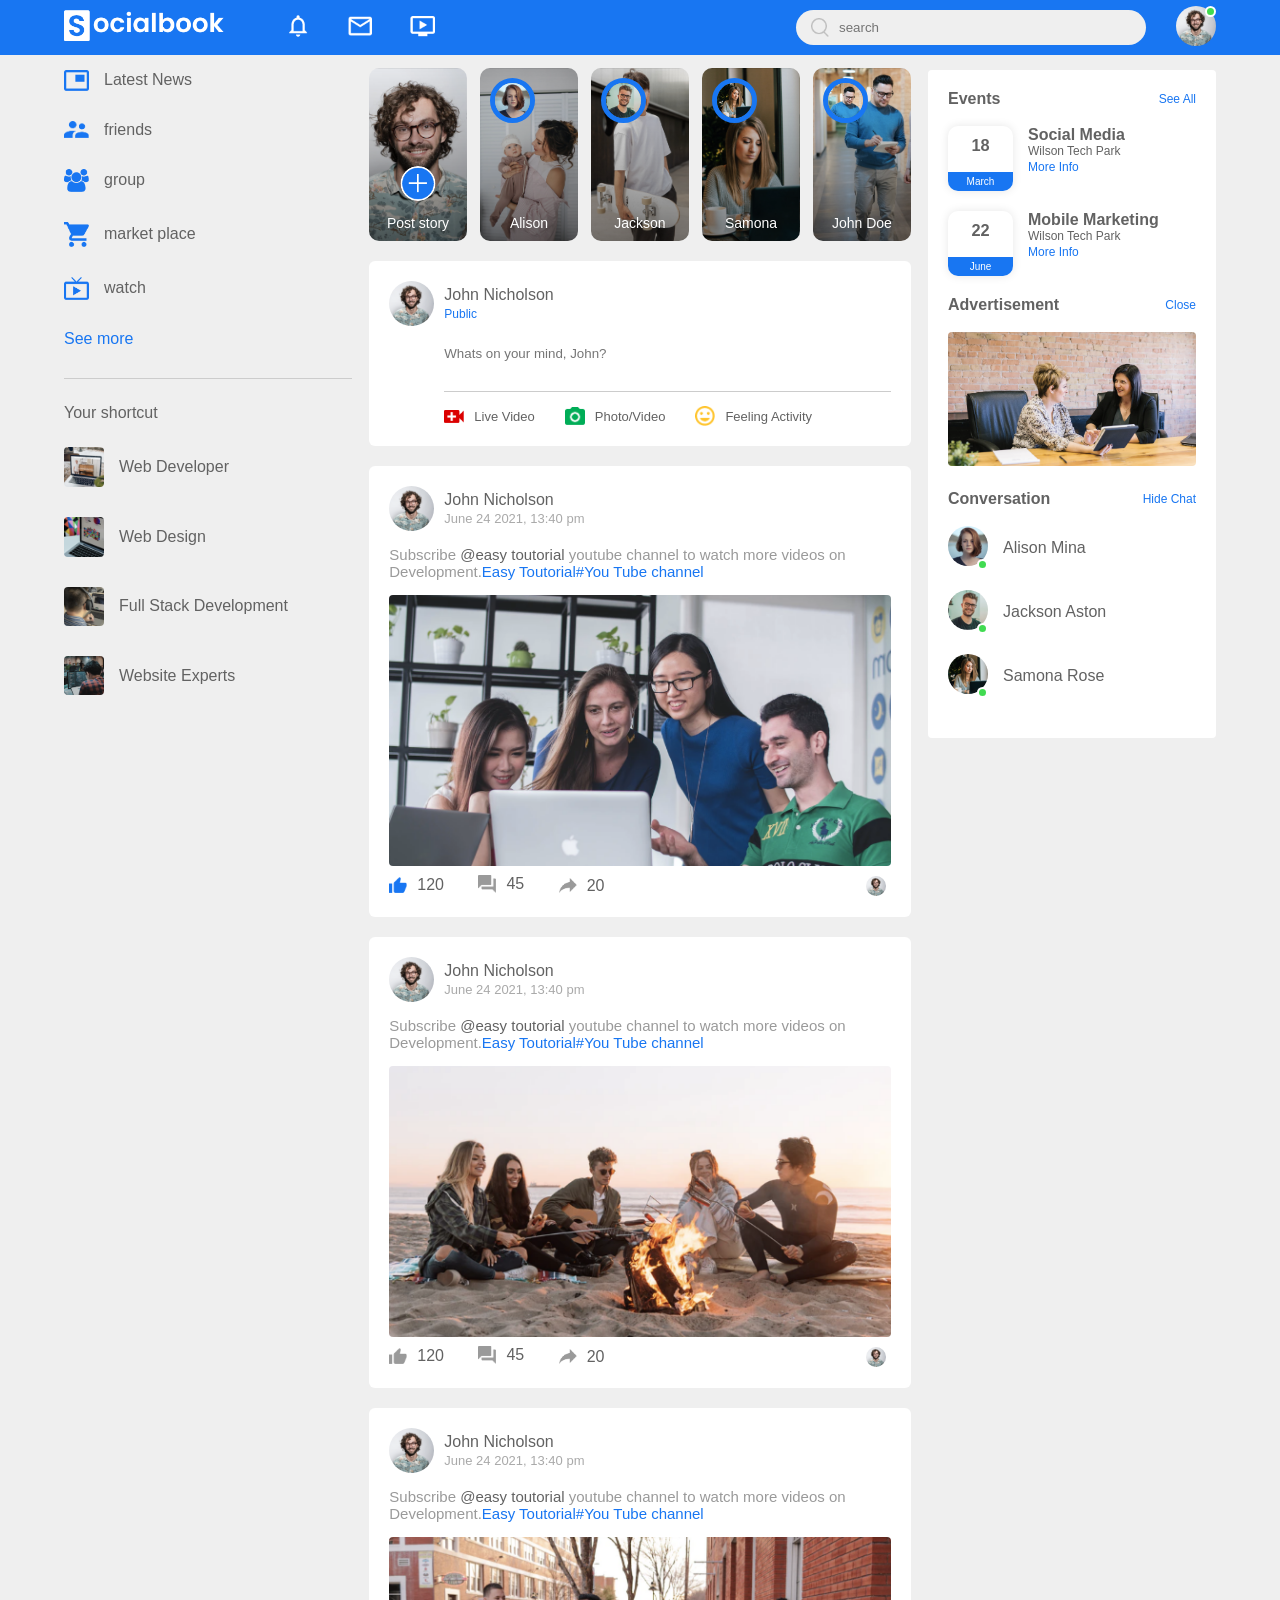
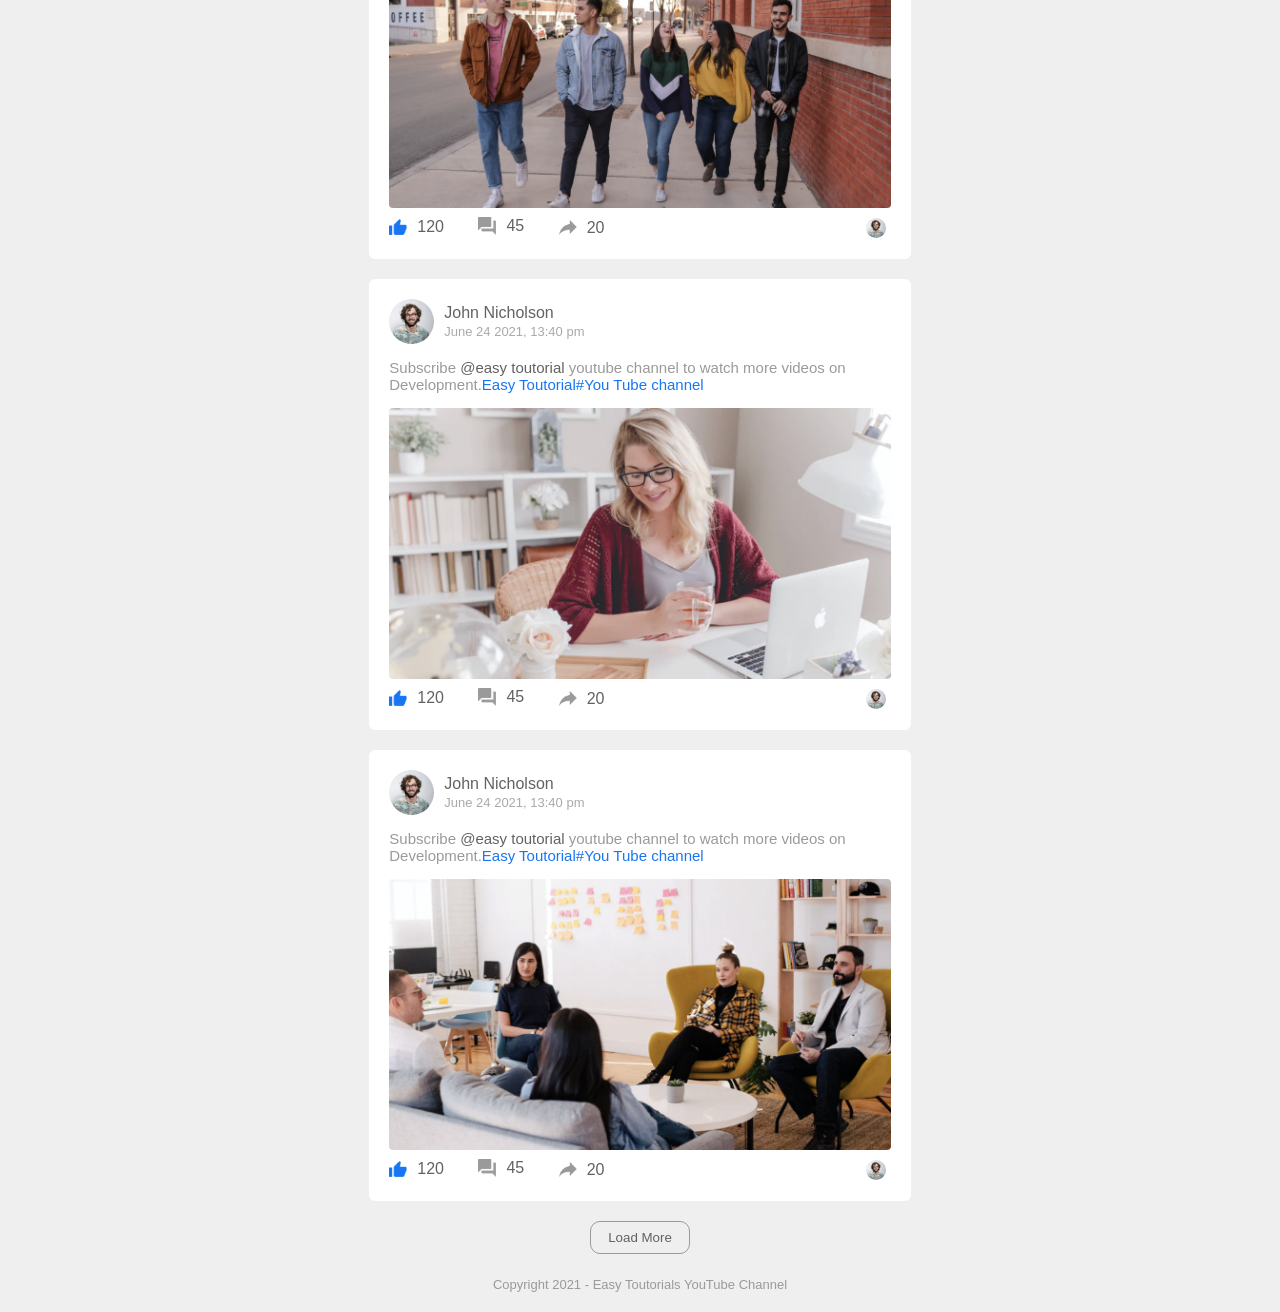
<file: index.html>
<!DOCTYPE html>
<html lang="en">

<head>
    <meta charset="UTF-8">
    <meta name="viewport" content="width=device-width, initial-scale=1.0">
    <title>SocialBook</title>
    <link rel="stylesheet" href="style.css">
</head>

<body>
    <nav>
        <div class="nav-left">

            <a href="index.html"><img src="images/logo.png  " class="logo"></a>
            
            <ul>
                <li><img src="images/notification.png" alt=""></li>
                <li><img src="images/inbox.png" alt=""></li>
                <li><img src="images/video.png" alt=""></li>
            </ul>
        </div>
        <div class="nav-right">
            <div class="search-box">
                <img src="images/search.png" alt="">
                <input type="text" placeholder="search">
            </div>
            <div class="nav-user-icon online" onclick="settingsMenuToggle()">
                <img src="images/profile-pic.png">
            </div>
        </div>

        <!-------------------- Setting-menu------------------->

        <div class="setting-menu">

            <div id="dark-btn">
                <span></span>
            </div>

            <div class="setting-menu-inner">
                <div class="user-profile">
                    <img src="images/profile-pic.png">
                    <div>
                        <p>John Nicholson</p>
                        <a href="profile.html">see your profile</a>
                    </div>
                </div>
                <hr>
                <div class="user-profile">
                    <img src="images/feedback.png">
                    <div>
                        <p>Give Feedback</p>
                        <a href="#">Help us to improve the new design</a>
                    </div>
                </div>
                <hr>

                <div class="setting-links">
                    <img src="images/setting.png" class="setting-icon">
                    <a href="#">Settings and Privacy. <img src="images/arrow.png" width="10px"></a>
                </div>

                <div class="setting-links">
                    <img src="images/help.png" class="setting-icon">
                    <a href="#">Help and support. <img src="images/arrow.png" width="10px"></a>
                </div>

                <div class="setting-links">
                    <img src="images/display.png" class="setting-icon">
                    <a href="#">Display and accessibility. <img src="images/arrow.png" width="10px"></a>
                </div>

                <div class="setting-links">
                    <img src="images/logout.png" class="setting-icon">
                    <a href="#">logout. <img src="images/arrow.png" width="10px"></a>
                </div>

            </div>

        </div>


    </nav>

    

    <div class="container">

        <!-------------------- left-slidebar------------------->

        <div class="left-sidebar">
            <div class="imp-links">
                <a href="#"><img src="images/news.png">Latest News</a>
                <a href="#"><img src="images/friends.png">friends</a>
                <a href="#"><img src="images/group.png">group</a>
                <a href="#"><img src="images/marketplace.png">market place</a>
                <a href="#"><img src="images/watch.png">watch</a>
                <a href="#">See more</a>
            </div>
            <div class="shortcut-links">
                <P>Your shortcut</P>
                <a href="#"><img src="images/shortcut-1.png">Web Developer</a>
                <a href="#"><img src="images/shortcut-2.png">Web Design</a>
                <a href="#"><img src="images/shortcut-3.png">Full Stack Development</a>
                <a href="#"><img src="images/shortcut-4.png">Website Experts</a>


            </div>
        </div>

        <!------------------ main-content ------------------->
        <div class="main-content">

            <div class="story-gallery">
                <div class="story story1">
                    <img src="images/upload.png">
                    <p>Post story</p>
                </div>

                <div class="story story2">
                    <img src="images/member-1.png">
                    <p>Alison</p>
                </div>

                <div class="story story3">
                    <img src="images/member-2.png">
                    <p>Jackson</p>
                </div>

                <div class="story story4">
                    <img src="images/member-3.png">
                    <p>Samona</p>
                </div>

                <div class="story story5">
                    <img src="images/member-4.png">
                    <p>John Doe</p>
                </div>
            </div>

            <div class="write-post-container">
                <div class="user-profile">
                    <img src="images/profile-pic.png">
                    <div>
                        <p>John Nicholson</p>
                        <small>Public</small>
                    </div>
                </div>

                <div class="post-input-container">
                    <textarea rows="3" placeholder="Whats on your mind, John?"></textarea>
                    <div class="add-post-link">
                        <a href="#"><img src="images/live-video.png">Live Video</a>
                        <a href="#"><img src="images/photo.png">Photo/Video</a>
                        <a href="#"><img src="images/feeling.png">Feeling Activity</a>
                    </div>
                </div>
            </div>


            <div class="post-container">
                <div class="post-row">
                    <div class="user-profile">
                        <img src="images/profile-pic.png" alt="">
                        <div>
                            <p>John Nicholson</p>
                            <!-- <small>June 24 2021, 13:40 pm</small> -->
                            <span>June 24 2021, 13:40 pm</span>
                        </div>
                    </div>

                </div>

                <P class="post-text">Subscribe <span>@easy toutorial</span> youtube channel to watch more videos on
                    Development.<a href="#">Easy Toutorial</a><a href="#">#You Tube channel</a></P>
                <img src="images/feed-image-1.png" class="post-img">

                <div class="post-row">
                    <div class="activity-icon">
                        <div><img src="images/like-blue.png">120</div>
                        <div><img src="images/comments.png">45</div>
                        <div><img src="images/share.png">20</div>

                    </div>
                    <div class="post-profile-icon">
                        <img src="images/profile-pic.png">
                    </div>
                </div>
            </div>

            <div class="post-container">
                <div class="post-row">
                    <div class="user-profile">
                        <img src="images/profile-pic.png" alt="">
                        <div>
                            <p>John Nicholson</p>
                            <!-- <small>June 24 2021, 13:40 pm</small> -->
                            <span>June 24 2021, 13:40 pm</span>
                        </div>
                    </div>

                </div>

                <P class="post-text">Subscribe <span>@easy toutorial</span> youtube channel to watch more videos on
                    Development.<a href="#">Easy Toutorial</a><a href="#">#You Tube channel</a></P>
                <img src="images/feed-image-2.png" class="post-img">

                <div class="post-row">
                    <div class="activity-icon">
                        <div><img src="images/like.png">120</div>
                        <div><img src="images/comments.png">45</div>
                        <div><img src="images/share.png">20</div>

                    </div>
                    <div class="post-profile-icon">
                        <img src="images/profile-pic.png">
                    </div>
                </div>
            </div>

            <div class="post-container">
                <div class="post-row">
                    <div class="user-profile">
                        <img src="images/profile-pic.png" alt="">
                        <div>
                            <p>John Nicholson</p>
                            <!-- <small>June 24 2021, 13:40 pm</small> -->
                            <span>June 24 2021, 13:40 pm</span>
                        </div>
                    </div>

                </div>

                <P class="post-text">Subscribe <span>@easy toutorial</span> youtube channel to watch more videos on
                    Development.<a href="#">Easy Toutorial</a><a href="#">#You Tube channel</a></P>
                <img src="images/feed-image-3.png" class="post-img">

                <div class="post-row">
                    <div class="activity-icon">
                        <div><img src="images/like-blue.png">120</div>
                        <div><img src="images/comments.png">45</div>
                        <div><img src="images/share.png">20</div>

                    </div>
                    <div class="post-profile-icon">
                        <img src="images/profile-pic.png">
                    </div>
                </div>
            </div>

            <div class="post-container">
                <div class="post-row">
                    <div class="user-profile">
                        <img src="images/profile-pic.png" alt="">
                        <div>
                            <p>John Nicholson</p>
                            <!-- <small>June 24 2021, 13:40 pm</small> -->
                            <span>June 24 2021, 13:40 pm</span>
                        </div>
                    </div>

                </div>

                <P class="post-text">Subscribe <span>@easy toutorial</span> youtube channel to watch more videos on
                    Development.<a href="#">Easy Toutorial</a><a href="#">#You Tube channel</a></P>
                <img src="images/feed-image-4.png" class="post-img">

                <div class="post-row">
                    <div class="activity-icon">
                        <div><img src="images/like-blue.png">120</div>
                        <div><img src="images/comments.png">45</div>
                        <div><img src="images/share.png">20</div>

                    </div>
                    <div class="post-profile-icon">
                        <img src="images/profile-pic.png">
                    </div>
                </div>
            </div>

            <div class="post-container">
                <div class="post-row">
                    <div class="user-profile">
                        <img src="images/profile-pic.png" alt="">
                        <div>
                            <p>John Nicholson</p>
                            <!-- <small>June 24 2021, 13:40 pm</small> -->
                            <span>June 24 2021, 13:40 pm</span>
                        </div>
                    </div>

                </div>

                <P class="post-text">Subscribe <span>@easy toutorial</span> youtube channel to watch more videos on
                    Development.<a href="#">Easy Toutorial</a><a href="#">#You Tube channel</a></P>
                <img src="images/feed-image-5.png" class="post-img">

                <div class="post-row">
                    <div class="activity-icon">
                        <div><img src="images/like-blue.png">120</div>
                        <div><img src="images/comments.png">45</div>
                        <div><img src="images/share.png">20</div>

                    </div>
                    <div class="post-profile-icon">
                        <img src="images/profile-pic.png">
                    </div>
                </div>
            </div>

            <button type="button" class="lode-more-btn">Load More</button>



        </div>






        <!---------------- right-slidebar ---------------->
        <div class="right-sidebar">
            <div class="sidebar-title">
                <h4>Events</h4>
                <a href="#">See All</a>
            </div>

            <div class="event">
                <div class="left-event">
                    <h3>18</h3>
                    <span>March</span>
                </div>

                <div class="right-event">
                    <h4>Social Media</h4>
                    <P>Wilson Tech Park</P>
                    <a href="#">More Info</a>
                </div>
            </div>

            <div class="event">
                <div class="left-event">
                    <h3>22</h3>
                    <span>June</span>
                </div>

                <div class="right-event">
                    <h4>Mobile Marketing</h4>
                    <P>Wilson Tech Park</P>
                    <a href="#">More Info</a>
                </div>
            </div>

            <div class="sidebar-title">
                <h4>Advertisement</h4>
                <a href="#">Close</a>
            </div>
            <img src="images/advertisement.png" class="sidebar-ads">

            <div class="sidebar-title">
                <h4>Conversation</h4>
                <a href="#">Hide Chat</a>
            </div>

            <div class="online-list">
                <div class="online">
                    <img src="images/member-1.png">
                </div>
                <p>Alison Mina</p>
            </div>

            <div class="online-list">
                <div class="online">
                    <img src="images/member-2.png">
                </div>
                <p>Jackson Aston</p>
            </div>
            <div class="online-list">
                <div class="online">
                    <img src="images/member-3.png">
                </div>
                <p>Samona Rose</p>
            </div>



        </div>
    </div>

    <div class="footer">
        <P>Copyright 2021 - Easy Toutorials YouTube Channel</P>
    </div>

    <script src="script.js"></script>
</body>

</html>
</file>
<file: style.css>
* {
    margin: 0;
    padding: 0;
    font-family: 'poppins', sans-serif;
    box-sizing: border-box;
}

:root {
    --body-color: #efefef;
    --nav-color: #1876f2;
    --bg-color: #fff;
}

.dark-theme {
    --body-color: #0a0a0a;
    --nav-color: #000;
    --bg-color: #000;
}



body {
    background: var(--body-color);
    transition: background 0.3s;
}

nav {
    display: flex;
    align-items: center;
    justify-content: space-between;
    background: var(--nav-color);
    padding: 5px 5%;
    position: sticky;
    top: 0;
    z-index: 100;
}

.logo {
    width: 160px;
    margin-right: 45px;
}

.nav-left,
.nav-right {
    display: flex;
    align-items: center;
}

.nav-left ul li {
    list-style: none;
    display: inline-block;
}

.nav-left ul li img {
    width: 28px;
    margin: 0 15px;
}

.nav-user-icon img {
    width: 40px;
    border-radius: 50%;
    cursor: pointer;
}

.nav-user-icon {
    margin-left: 30px;
}

.search-box {
    background: #efefef;
    width: 350px;
    border-radius: 20px;
    display: flex;
    align-items: center;
    padding: 0 15px;
}

.search-box img {
    width: 18px;
}

.search-box input {
    width: 100%;
    background: transparent;
    padding: 10px;
    outline: none;
    border: 0;
}

.online {
    position: relative;
}

.online::after {
    content: '';
    width: 7px;
    height: 7px;
    border: 2px solid #fff;
    border-radius: 50%;
    background: #41db51;
    position: absolute;
    top: 0;
    right: 0;
}

.container {
    display: flex;
    justify-content: space-between;
    padding: 13px 5%;
}

.left-sidebar {

    flex-basis: 25%;
    position: sticky;
    top: 70px;
    align-self: flex-start;

}

.right-sidebar {

    flex-basis: 25%;
    position: sticky;
    top: 70px;
    align-self: flex-start;
    background: var(--bg-color);
    padding: 20px;
    border-radius: 4px;
    color: #626262;

}


.main-content {
    flex-basis: 47%;
}

.imp-links a,
.shortcut-links a {
    text-decoration: none;
    display: flex;
    align-items: center;
    margin-bottom: 30px;
    color: #626262;
    width: fit-content;

}

.imp-links a img {
    width: 25px;
    margin-right: 15px;
}

.imp-links a:last-child {
    color: #1876f2;
}

.imp-links {
    border-bottom: 1px solid #ccc;
}

.shortcut-links a img {
    width: 40px;
    border-radius: 4px;
    margin-right: 15px;
}

.shortcut-links p {
    margin: 25px 0;
    color: #626262;
    font-weight: 500;
}

.sidebar-title {
    display: flex;
    align-items: center;
    justify-content: space-between;
    margin-bottom: 18px;

}

.right-sidebar h4 {
    font-weight: 600;
    font-size: 16px;

}

.sidebar-title a {
    text-decoration: none;
    color: #1876f2;
    font-size: 12px;
}

.event {
    display: flex;
    font-size: 14px;
    margin-bottom: 20px;

}

.left-event {
    border-radius: 10px;
    height: 65px;
    width: 65px;
    margin-right: 15px;
    padding-top: 10px;
    text-align: center;
    position: relative;
    overflow: hidden;
    box-shadow: 0 0 10px rgba(0, 0, 0, 0.1);
    /* font-size: 22px; */
}

.event p {
    font-size: 12px;
}


.event a {
    font-size: 12px;
    text-decoration: none;
    color: #1876f2;
}

.left-event span {
    position: absolute;
    bottom: 0;
    left: 0;
    width: 100%;
    background: #1876f2;
    color: #fff;
    font-size: 10px;
    padding: 4px 0;
}

.sidebar-ads {
    width: 100%;
    margin-bottom: 20px;
    border-radius: 4px;
}

.online-list {
    display: flex;
    align-items: center;
    margin-bottom: 20px;
}

.online-list .online img {
    width: 40px;
    border-radius: 50%;
}

.online-list .online {
    width: 40px;
    border-radius: 50%;
    margin-right: 15px;
}

.online-list .online::after {
    top: unset;
    bottom: 0;
}

.story-gallery {
    display: flex;
    justify-content: space-between;
    margin-bottom: 20px;
}

.story {
    flex-basis: 18%;
    padding-top: 32%;
    position: relative;
    background-image: linear-gradient(transparent, rgba(0, 0, 0, 0.5)), url(images/status-1.png);
    background-position: center;
    background-size: cover;
    border-radius: 10px;
}

.story img {
    position: absolute;
    width: 45px;
    border-radius: 50%;
    top: 10px;
    left: 10px;
    border: 5px solid #1876f2;
}

.story p {
    position: absolute;
    bottom: 10px;
    width: 100%;
    text-align: center;
    color: #fff;
    font-size: 14px;
}

.story1 {
    background-image: linear-gradient(transparent, rgba(0, 0, 0, 0.5)), url(images/status-1.png);
}

.story2 {
    background-image: linear-gradient(transparent, rgba(0, 0, 0, 0.5)), url(images/status-2.png);
}

.story3 {
    background-image: linear-gradient(transparent, rgba(0, 0, 0, 0.5)), url(images/status-3.png);
}

.story4 {
    background-image: linear-gradient(transparent, rgba(0, 0, 0, 0.5)), url(images/status-4.png);
}

.story5 {
    background-image: linear-gradient(transparent, rgba(0, 0, 0, 0.5)), url(images/status-5.png);
}

.story.story1 img {
    top: unset;
    left: 50%;
    bottom: 40px;
    transform: translateX(-50%);
    border: 0;
    width: 35px;
}

.write-post-container {
    width: 100%;
    background: var(--bg-color);
    border-radius: 6px;
    padding: 20px;
    color: #626262;
}

.user-profile {
    display: flex;
    align-items: center;
}

.user-profile img {
    width: 45px;
    border-radius: 50%;
    margin-right: 10px;
}

.user-profile p {
    margin-bottom: -5px;
    font-weight: 500;
    color: #626262;

}

.user-profile small {
    font-size: 12px;
}

.post-input-container {
    padding-left: 55px;
    padding-top: 20px;
}

.post-input-container textarea {
    width: 100%;
    border: 0;
    outline: 0;
    border-bottom: 1px solid #ccc;
    background: transparent;
    resize: none;
}

.add-post-link {
    display: flex;
    margin-top: 10px;
}

.add-post-link a {
    text-decoration: none;
    display: flex;
    align-items: center;
    color: #626262;
    margin-right: 30px;
    font-size: 13px;

}

.add-post-link a img {
    width: 20px;
    margin-right: 10px;
}

.post-container {
    width: 100%;
    background: var(--bg-color);
    border-radius: 6px;
    padding: 20px;
    color: #626262;
    margin: 20px 0;
}

.user-profile span {
    font-size: 13px;
    color: #a9a9a9;
    /* padding-bottom: 10px; */
}

.user-profile p {
    margin-bottom: 0.2px;
}

.post-text {
    color: #9a9a9a;
    margin: 15px 0;
    font-size: 15px;
}

.post-text span {
    color: #626262;
    font-weight: 500;
}

.post-text a {
    color: #1876f2;
    text-decoration: none;
}

.post-img {
    width: 100%;
    border-radius: 4px;
    margin-bottom: 5px;
}

.post-row {
    display: flex;
    align-items: center;
    justify-content: space-between;
}

.activity-icon div img {
    width: 18px;
    margin-right: 10px;
}

.activity-icon div {
    display: inline-flex;
    align-items: center;
    margin-right: 30px;
}

.post-profile-icon {
    display: flex;
    align-items: center;

}

.post-profile-icon img {
    width: 20px;
    border-radius: 50%;
    margin-right: 5px;
}

.lode-more-btn {
    width: 100px;
    padding: 8px 12px;
    border-radius: 10px;
    margin: auto;
    display: block;
    border: 1px solid #9a9a9a;
    color: #626262;
    background: transparent;
    cursor: pointer;
}

.footer {
    text-align: center;
    color: #9a9a9a;
    padding: 10px 0 20px;
    font-size: 13px;
}

.setting-menu {
    position: absolute;
    width: 90%;
    max-width: 350px;
    /* height: 500px; */
    background: var(--bg-color);
    box-shadow: 0 0 10px rgba(0, 0, 0, 0.4);
    border-radius: 4px;
    overflow: hidden;
    top: 100%;
    right: 3%;
    max-height: 0;
    transition: max-height 0.3s;
}

.setting-menu-height {
    max-height: 450px;
}

.user-profile small {
    font-size: 12px;
    color: #1876f2;
    text-decoration: none;
    cursor: pointer;
}

.setting-menu-inner {
    padding: 20px;
}

.setting-menu hr {
    border: 0;
    height: 1px;
    background: #9a9a9a;
    margin: 15px 0;
}

.setting-links {
    display: flex;
    align-items: center;
    margin: 15px 0;
}

.setting-icon {
    width: 38px;
    margin-right: 10px;
    border-radius: 50%;
}

.setting-links a {
    display: flex;
    flex: 1;
    align-items: center;
    justify-content: space-between;
    text-decoration: none;
    color: #626262;
}

#dark-btn {
    position: absolute;
    top: 20px;
    right: 20px;
    background: #ccc;
    width: 45px;
    border-radius: 15px;
    padding: 2px 3px;
    cursor: pointer;
    display: flex;
    transition: padding-left 0.5s, background 0.5s;
}

#dark-btn span {
    width: 18px;
    height: 18px;
    background: #fff;
    border-radius: 50px;
    display: inline-block;
}

#dark-btn.dark-btn-on {
    padding-left: 23px;
    background: #0a0a0a;
}


/*-------------- profile page---------- */

.profile-container {
    padding: 20px 15%;
    color: #626262;
}

.cover-img {
    width: 100%;
    border-radius: 6px;
    margin-bottom: 14px;
}

.profile-details {
    background: var(--bg-color);
    padding: 20px;
    border-radius: 4px;
    display: flex;
    align-items: flex-start;
    justify-content: space-between;
}

.pd-row {
    display: flex;
    align-items: flex-start;
}

.pd-images {
    width: 100px;
    margin-right: 20px;
    border-radius: 6px;
}

.pd-row div h3 {
    font-size: 25px;
    font-weight: 600;
}

.pd-row div p {
    font-size: 13px;
}

.pd-row div img {
    width: 25px;
    border-radius: 50%;
    margin-top: 12px;
}

.pd-right button {
    background: #1876f2;
    border: 0;
    outline: 0;
    padding: 6px 10px;
    display: inline-flex;
    align-items: center;
    color: #fff;
    border-radius: 3px;
    margin-left: 10px;
    cursor: pointer;
}

.pd-right button img {
    height: 15px;
    margin-right: 10px;
}

.pd-right button:first-child {
    background: #e4e6eb;
    color: #000;
}

.pd-right {
    text-align: right;
}

.pd-right a {
    background: #e4e6eb;
    border-radius: 3px;
    padding: 12px;
    display: inline-flex;
    margin-top: 30px;
}

.pd-right a img {
    width: 20px;
}

.profile-info {
    display: flex;
    align-self: flex-start;
    justify-content: space-between;
    margin-top: 20px;
}

.info-col {
    flex-basis: 34%;
}

.post-col {
    flex-basis: 65%;
}

.profile-intro {
    background: var(--bg-color);
    padding: 20px;
    margin-bottom: 20px;
    border-radius: 4px;
}

.profile-intro h3 {
    font-weight: 600;
}

.intro-text {
    text-align: center;
    margin: 10px 0;
    font-size: 15px;
}

.intro-text img {
    width: 15px;
    margin-bottom: -3px;
}

.profile-intro hr {
    border: 0;
    height: 1px;
    background: #ccc;
    margin: 24px 0;
}

.profile-intro ul li {
    list-style: none;
    font-size: 15px;
    margin: 15px 0;
    display: flex;
    align-items: center;
}

.profile-intro ul li img {
    width: 26px;
    margin-right: 10px;
}

.title-box {
    display: flex;
    align-items: center;
    justify-content: space-between;
}

.title-box a {
    text-decoration: none;
    color: #1876f2;
    font-size: 14px;
}

.photo-box {
    display: grid;
    grid-template-columns: repeat(3, auto);
    grid-gap: 10px;
    margin-top: 15px;
}

.photo-box div img {
    width: 100%;
    cursor: pointer;
    /* border-radius: 10px; */
}

.profile-intro p {
    font-size: 14px;
}

.friends-box {
    display: grid;
    grid-template-columns: repeat(3, auto);
    grid-gap: 10px;
    margin-top: 15px;
}

.friends-box div img {
    width: 100%;
    cursor: pointer;
    /* border-radius: 10px; */
    padding-bottom: 20px;
}

.friends-box div {
    position: relative;

}

.friends-box p {
    position: absolute;
    bottom: 0;
    left: 0;
}


/*------------------ media query for home page ---------------- */

@media (max-width:900px) {

    .right-sidebar {
        display: none;
    }

    .left-sidebar {
        display: none;
    }

    nav {
        flex-wrap: wrap;
    }

    .search-box {
        display: none;
    }

    .logo {
        width: 110px;
        margin-right: 20px;
    }

    .nav-left ul li img {
        width: 20px;
        margin: 0 8px;
    }

    .nav-user-icon img {
        width: 30px;
    }

    .nav-user-icon {
        margin-left: 0;
    }

    .add-post-link {
        flex-wrap: wrap;
    }


    .main-content {
        flex-basis: 100%;
    }

    .story img {
        width: 30px;
        border-width: 3px;
    }

    .story p {
        font-size: 10px;
    }

    .story.story1 img {
        width: 25px;
        bottom: 30px;
    }

    .add.add-post-links a {
        margin-right: 12px;
        font-size: 9px;

    }

    .add-post-links a img {
        width: 16px;
        margin-right: 5px;
    }

    .post-input-container {
        padding-left: 0;
    }




}


/*----------------- media query for profile page ---------- */

@media (max-width: 900px) {
    .profile-container {
        padding: 20px 5%;
    }

    .profile-details {
        flex-wrap: wrap;
    }

    .pd-right {
        text-align: left;
        margin-top: 15px;
    }

    .pd-right-button {
        margin-left: 0;
        margin-right: 10px;
    }

    .pd-row div h3 {
        font-size: 16px;

    }

    .profile-info {
        flex-wrap: wrap;
    }

    .info-col,
    .post-col {
        flex-basis: 100%;
    }
}
</file>
